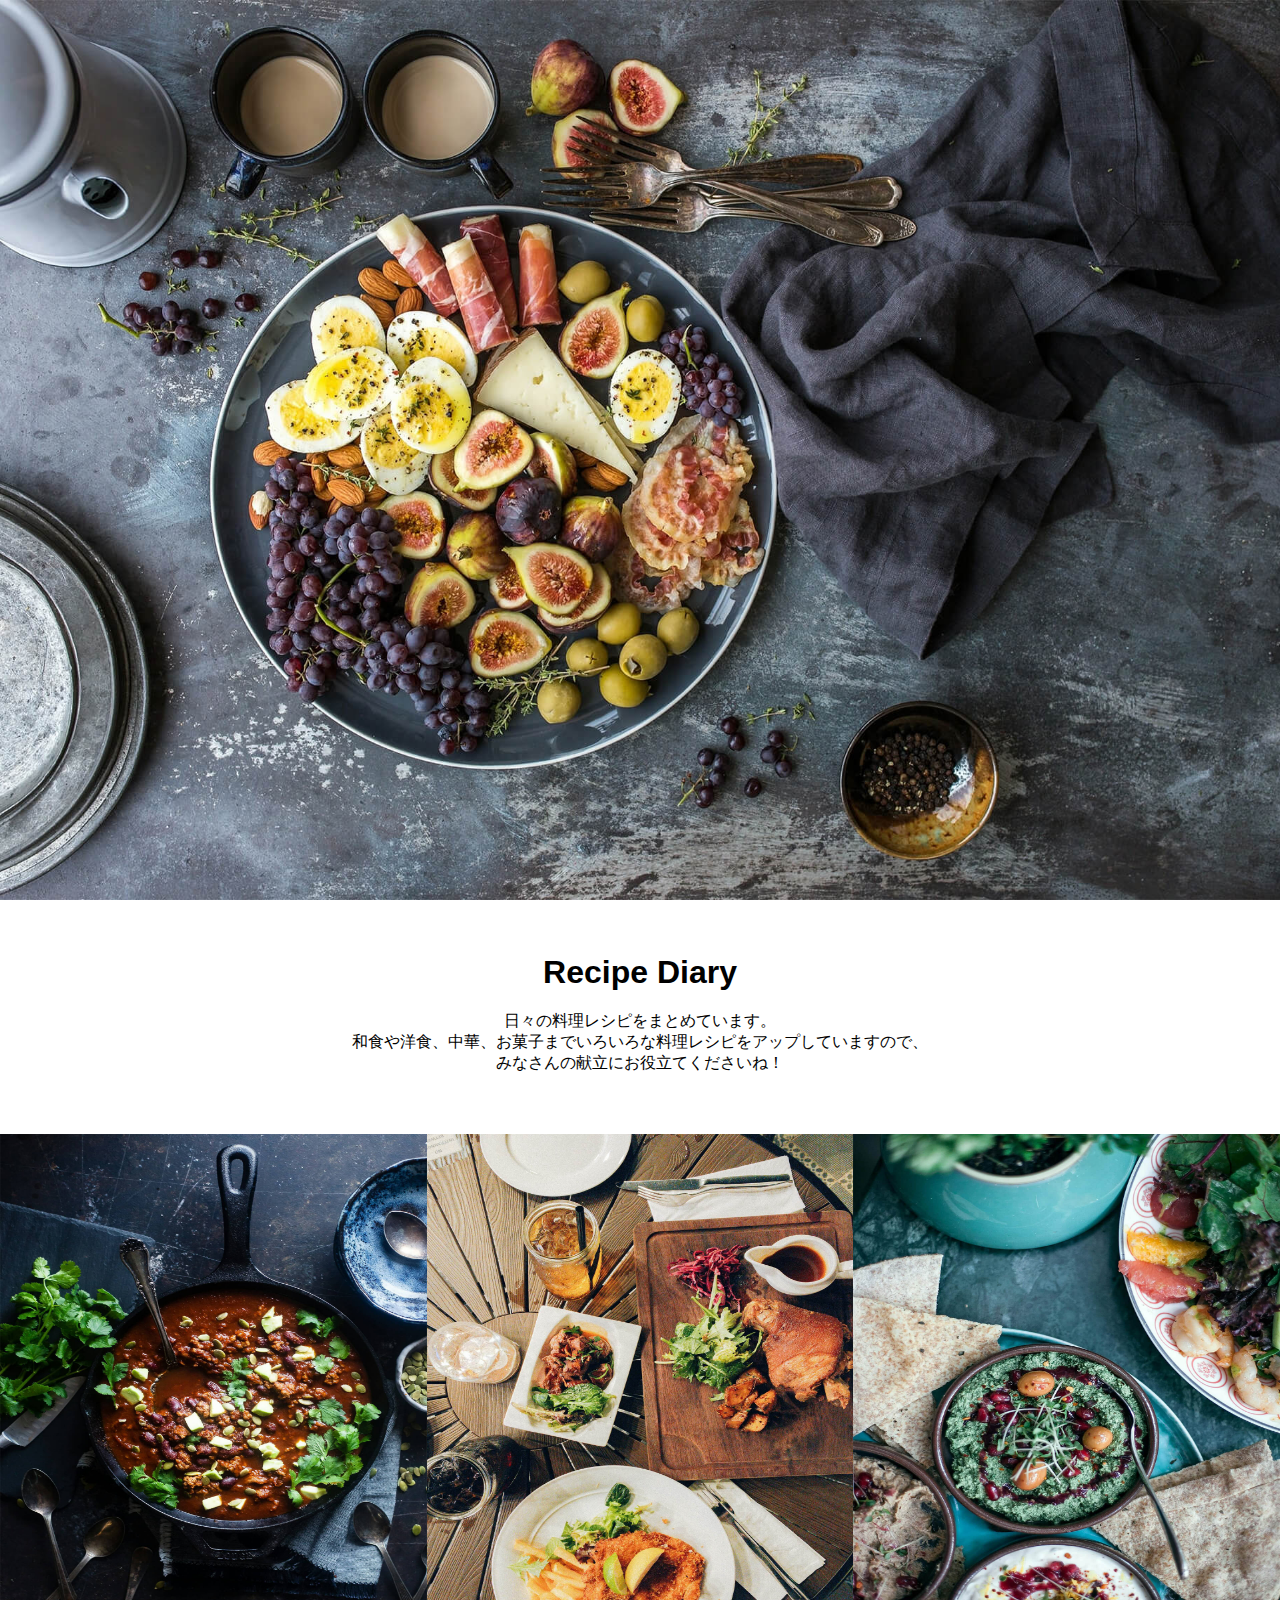
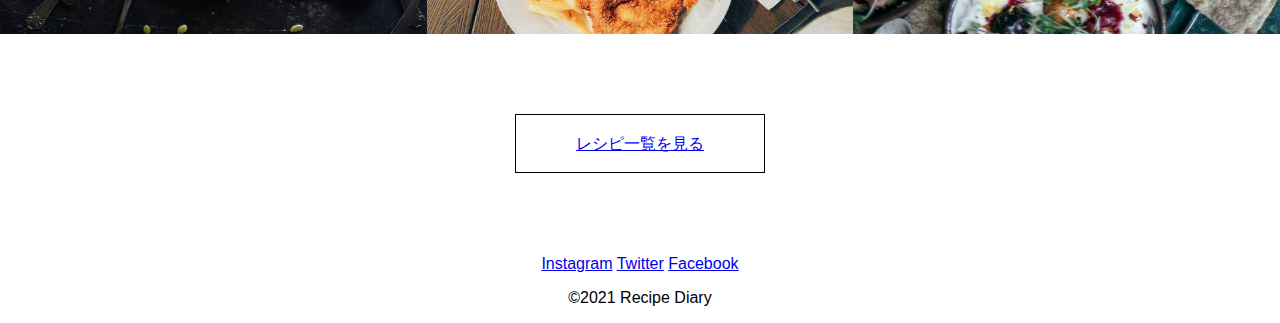
<file: recipi site/index.html>
<!DOCTYPE html>
<html lang="ja">
<head>
  <title>レシピサイト</title>
  <meta charset="UTF-8">
  <meta name="description" content="日々の料理レシピをまとめたサイトです。">
  <meta name="viewport" content="width=device-width, initial-scale=1.0">
  <link rel="stylesheet" href="style.css">
</head>
<body>
  <section id="main-visual">
    <img src="img/mainvisual.jpg" alt="おしゃれな料理の写真">
    <h1>Recipe Diary</h1>
    <p>日々の料理レシピをまとめています。<br>
      和食や洋食、中華、お菓子までいろいろな料理レシピをアップしていますので、<br>
      みなさんの献立にお役立てくださいね！</p>
  </section>
  <section id="recipe-section">
    <div id="recipe-photo">
      <img src="img/recipe1.jpg" alt="スープの写真">
      <img src="img/recipe2.jpg" alt="肉料理の写真">
      <img src="img/recipe3.jpg" alt="サラダの写真">
    </div>
    <div id="recipe-button">
      <a href="#">レシピ一覧を見る</a>
    </div>
  </section>
  <footer>
  <div id="sns">
    <div id="sns-buttons">
      <a href="#">Instagram</a>
      <a href="#">Twitter</a>
      <a href="#">Facebook</a>
    </div>
    <p>&copy;2021 Recipe Diary</p>
  </div>
  </footer>  
</body>
</html>
</file>
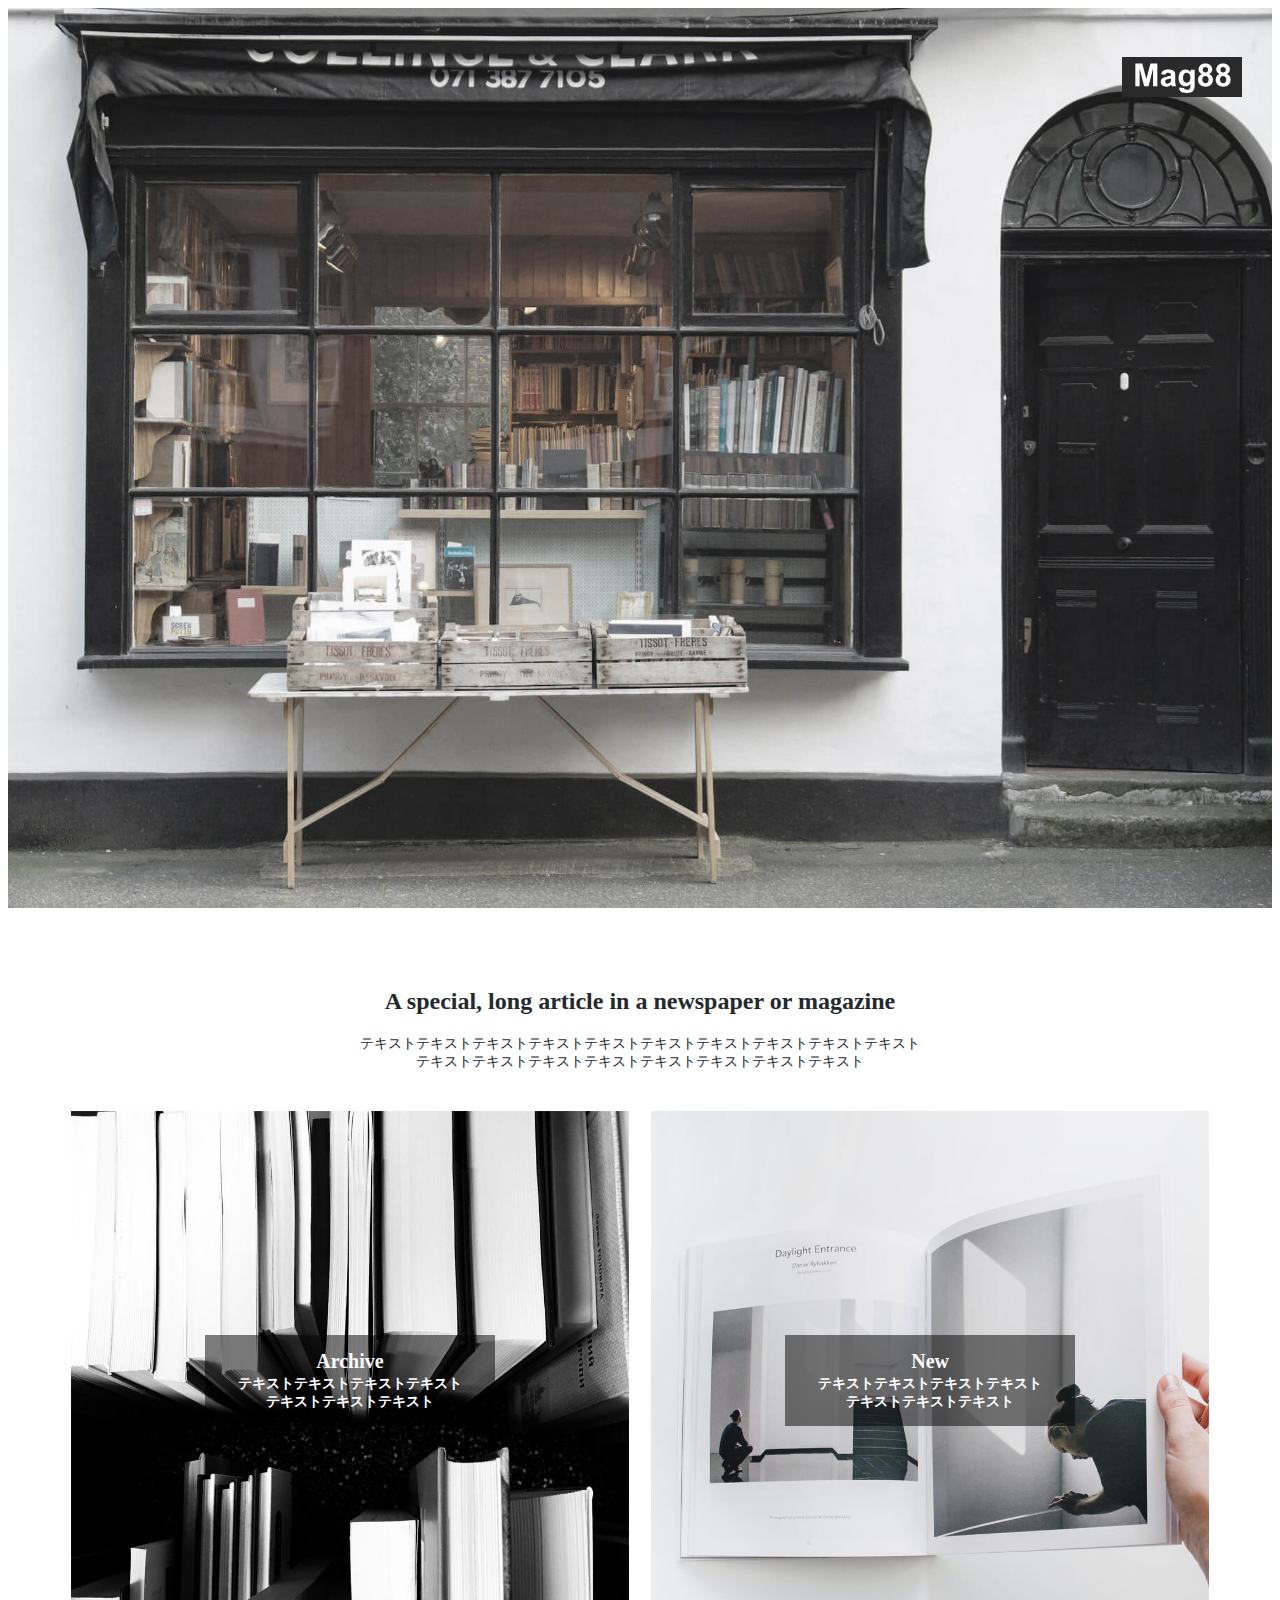
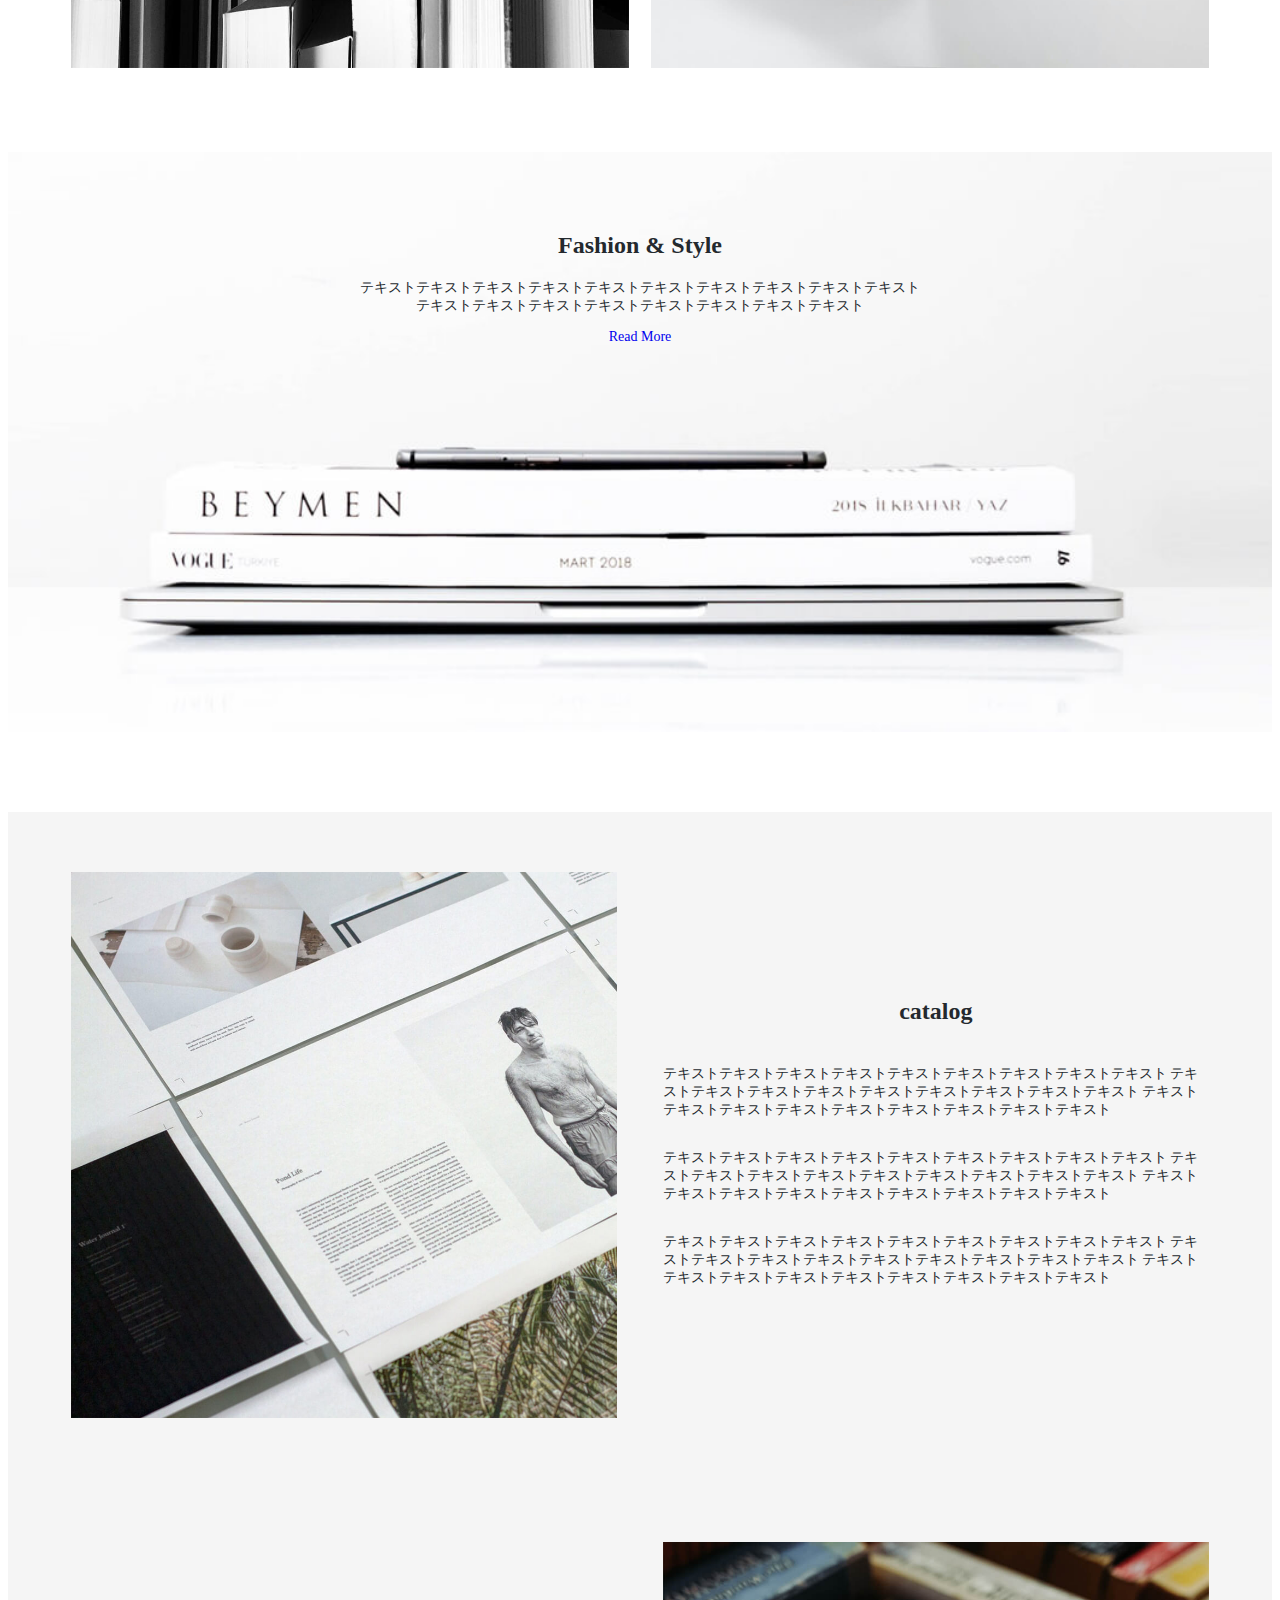
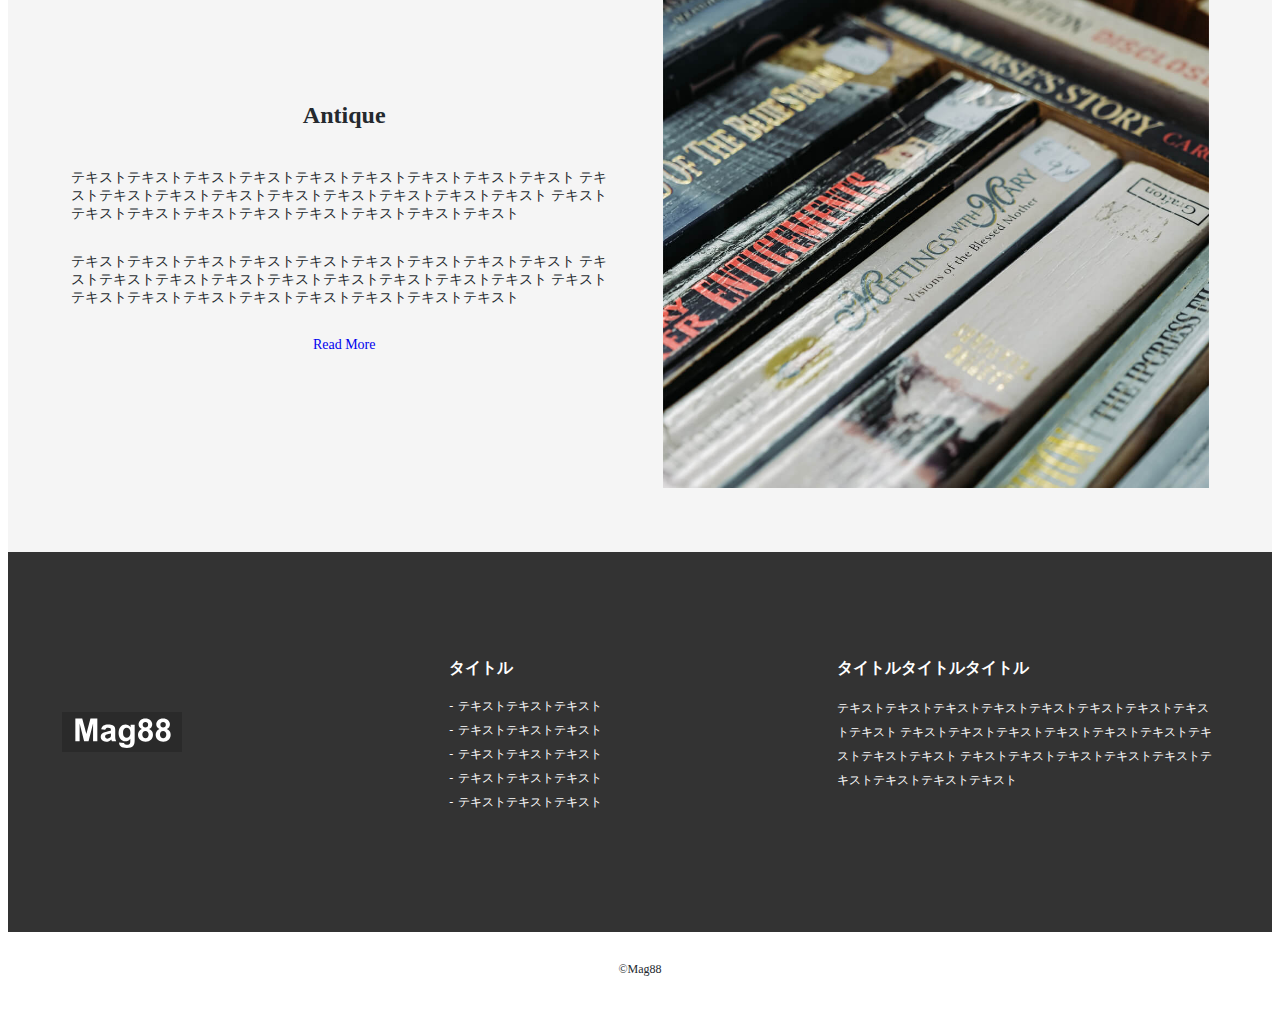
<file: Storesite/index.html>
<!DOCTYPE html>
<html lang="ja">
<head>
  <meta charset="UTF-8">
  <title>Storesite</title>
  <meta name="viewport" content="width=device-width, initial-scale=1.0">
  <meta name="description" content="オシャレな洋書を扱う本屋です。">
  <link rel="stylesheet" href="style.css">
  <link rel="icon" href="img/favicon.ico">
</head>
<body>
  <header id="header">
    <h1 id="sitelogo"><img src="img/logo.svg" alt="Mag88"></h1>
  </header>
  <main>
    <section id="newspaper" class="content">
      <h2 class="section-title">A special, long article in a newspaper or magazine</h2>
      <p>テキストテキストテキストテキストテキストテキストテキストテキストテキストテキスト<br>
        テキストテキストテキストテキストテキストテキストテキストテキスト
      </p>
      <div class="flexitem">
        <a class="item" href="#">
          <img src="img/magazine-archive.jpg" alt="雑誌の写真">
          <div class="text">
            <h3 class="subtitle">Archive</h3>
            <p>
              テキストテキストテキストテキスト<br>
              テキストテキストテキスト
            </p>
          </div>
        </a>
        <a class="item" href="#">
          <img src="img/magazine-new.jpg" alt="新聞の写真">
          <div class="text">
            <h3 class="subtitle">New</h3>
            <p>
              テキストテキストテキストテキスト<br>
              テキストテキストテキスト
            </p>
          </div>
        </a>
      </div>
    </section>
    <section id="fashion">
      <div class="content">
        <h2 class="section-title">Fashion &amp; Style</h2>
        <p>テキストテキストテキストテキストテキストテキストテキストテキストテキストテキスト<br>
          テキストテキストテキストテキストテキストテキストテキストテキスト
        </p>
        <a id="btn" href="#">Read More</a>
      </div>
    </section>
    <section class="catalog">
      <div class="content">
        <div class="photo">
          <img src="img/catalog.jpg" alt="カタログの写真です。">
        </div>
        <div class="explanation">
          <h2 class="section-title">catalog</h2>
          <p>
            テキストテキストテキストテキストテキストテキストテキストテキストテキスト
            テキストテキストテキストテキストテキストテキストテキストテキストテキスト
            テキストテキストテキストテキストテキストテキストテキストテキストテキスト
          </p>
          <p>
            テキストテキストテキストテキストテキストテキストテキストテキストテキスト
            テキストテキストテキストテキストテキストテキストテキストテキストテキスト
            テキストテキストテキストテキストテキストテキストテキストテキストテキスト
          </p>
          <p>
            テキストテキストテキストテキストテキストテキストテキストテキストテキスト
            テキストテキストテキストテキストテキストテキストテキストテキストテキスト
            テキストテキストテキストテキストテキストテキストテキストテキストテキスト
          </p>
        </div>
    </section>
    <section class="catalog">
        <div class="content">
          <div class="explanation">
            <h2 class="section-title">Antique</h2>
            <p>
              テキストテキストテキストテキストテキストテキストテキストテキストテキスト
              テキストテキストテキストテキストテキストテキストテキストテキストテキスト
              テキストテキストテキストテキストテキストテキストテキストテキストテキスト
            </p>
            <p>
              テキストテキストテキストテキストテキストテキストテキストテキストテキスト
              テキストテキストテキストテキストテキストテキストテキストテキストテキスト
              テキストテキストテキストテキストテキストテキストテキストテキストテキスト
            </p>
            <a id="btn" href="#">Read More</a>
          </div>
          <div class="photo">
            <img src="img/antique.jpg" alt="古本の写真です。">
          </div>
      </div>
    </section>
  </main>
  <footer id="footer">
    <div class="content">
      <div class="footersection">
        <a href="#"><img src="img/logo.svg" alt="Mag88"></a>
      </div>
      <div class="footersection">
        <h3 class="footertitle">タイトル</h3>
          <ul>
            <li>テキストテキストテキスト</li>
            <li>テキストテキストテキスト</li>
            <li>テキストテキストテキスト</li>
            <li>テキストテキストテキスト</li>
            <li>テキストテキストテキスト</li>
          </ul>
      </div>
      <div class="footersection">
        <h3 class="footertitle">タイトルタイトルタイトル</h3>
        <p>
          テキストテキストテキストテキストテキストテキストテキストテキストテキスト
          テキストテキストテキストテキストテキストテキストテキストテキストテキスト
          テキストテキストテキストテキストテキストテキストテキストテキストテキスト
        </p>
      </div>
    </div>
      <p id="copyright">&copy;Mag88</p>
  </footer>
</body>

</html>
</file>
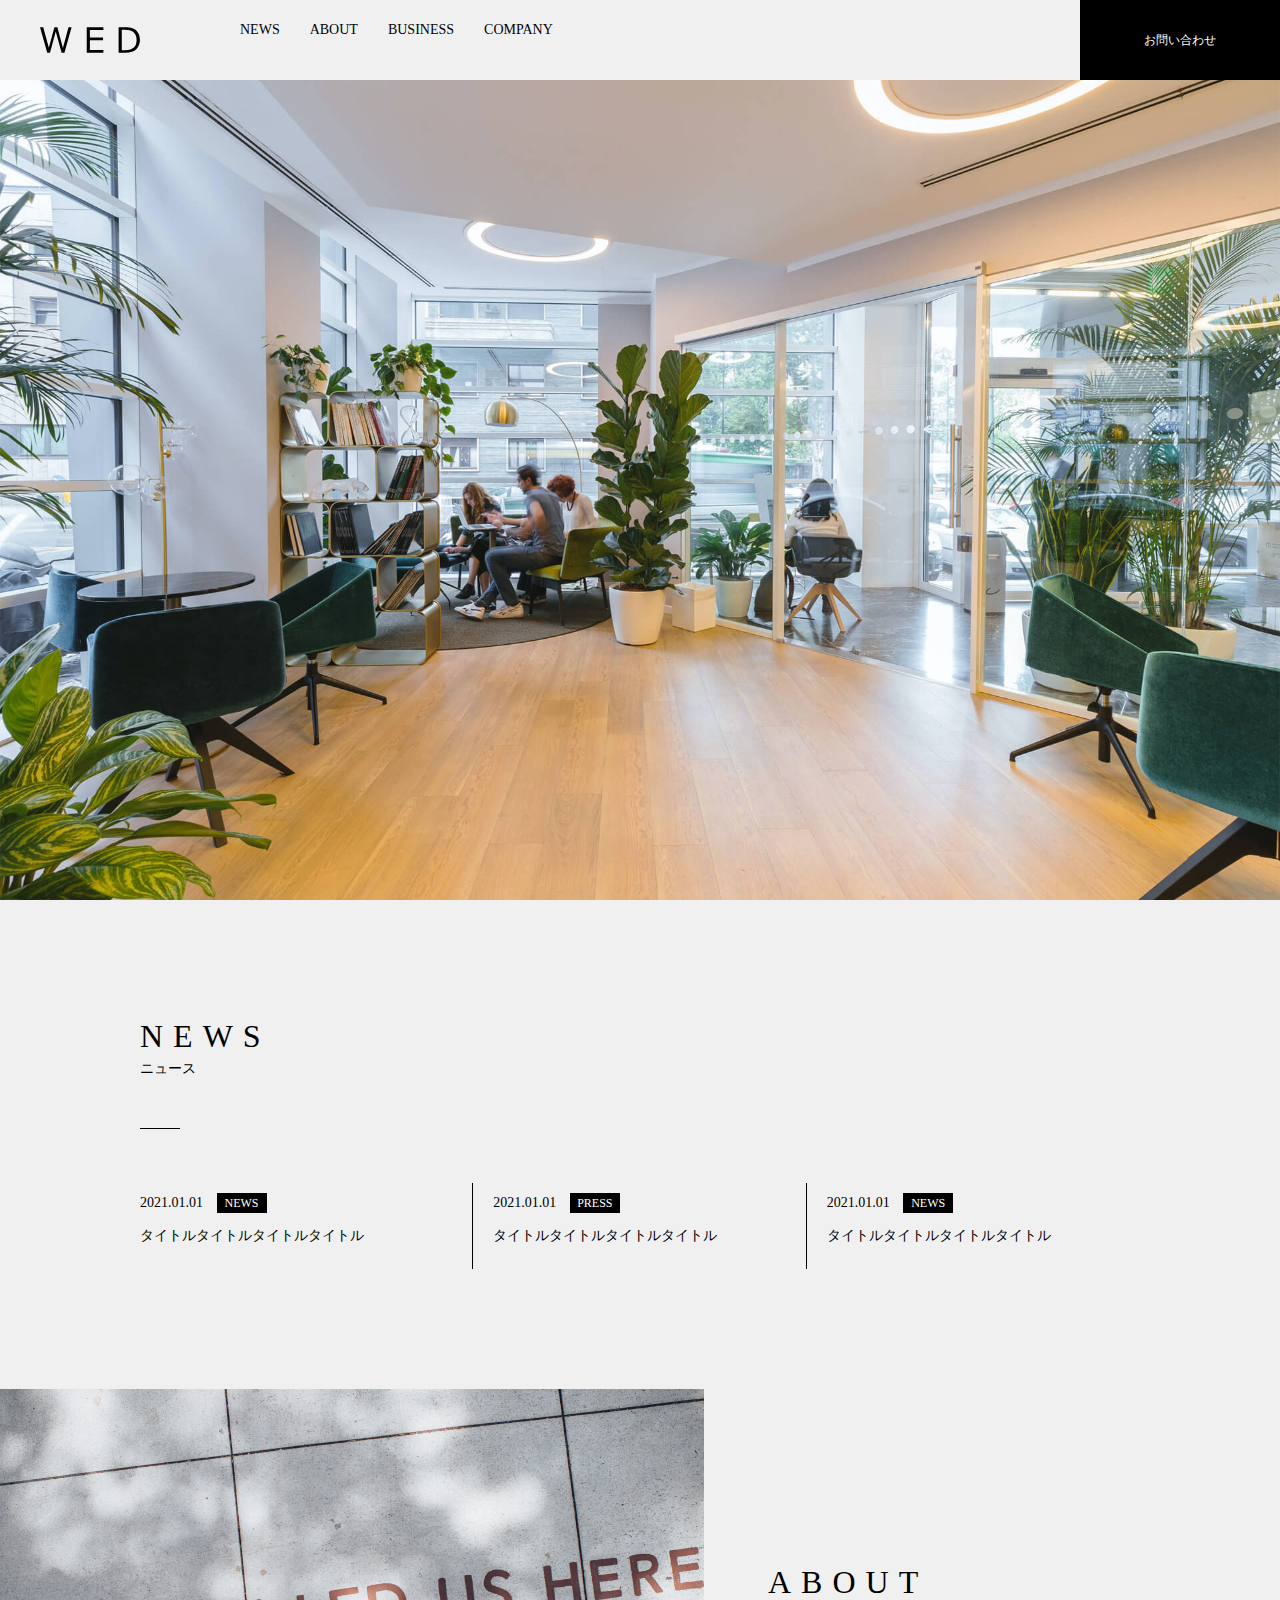
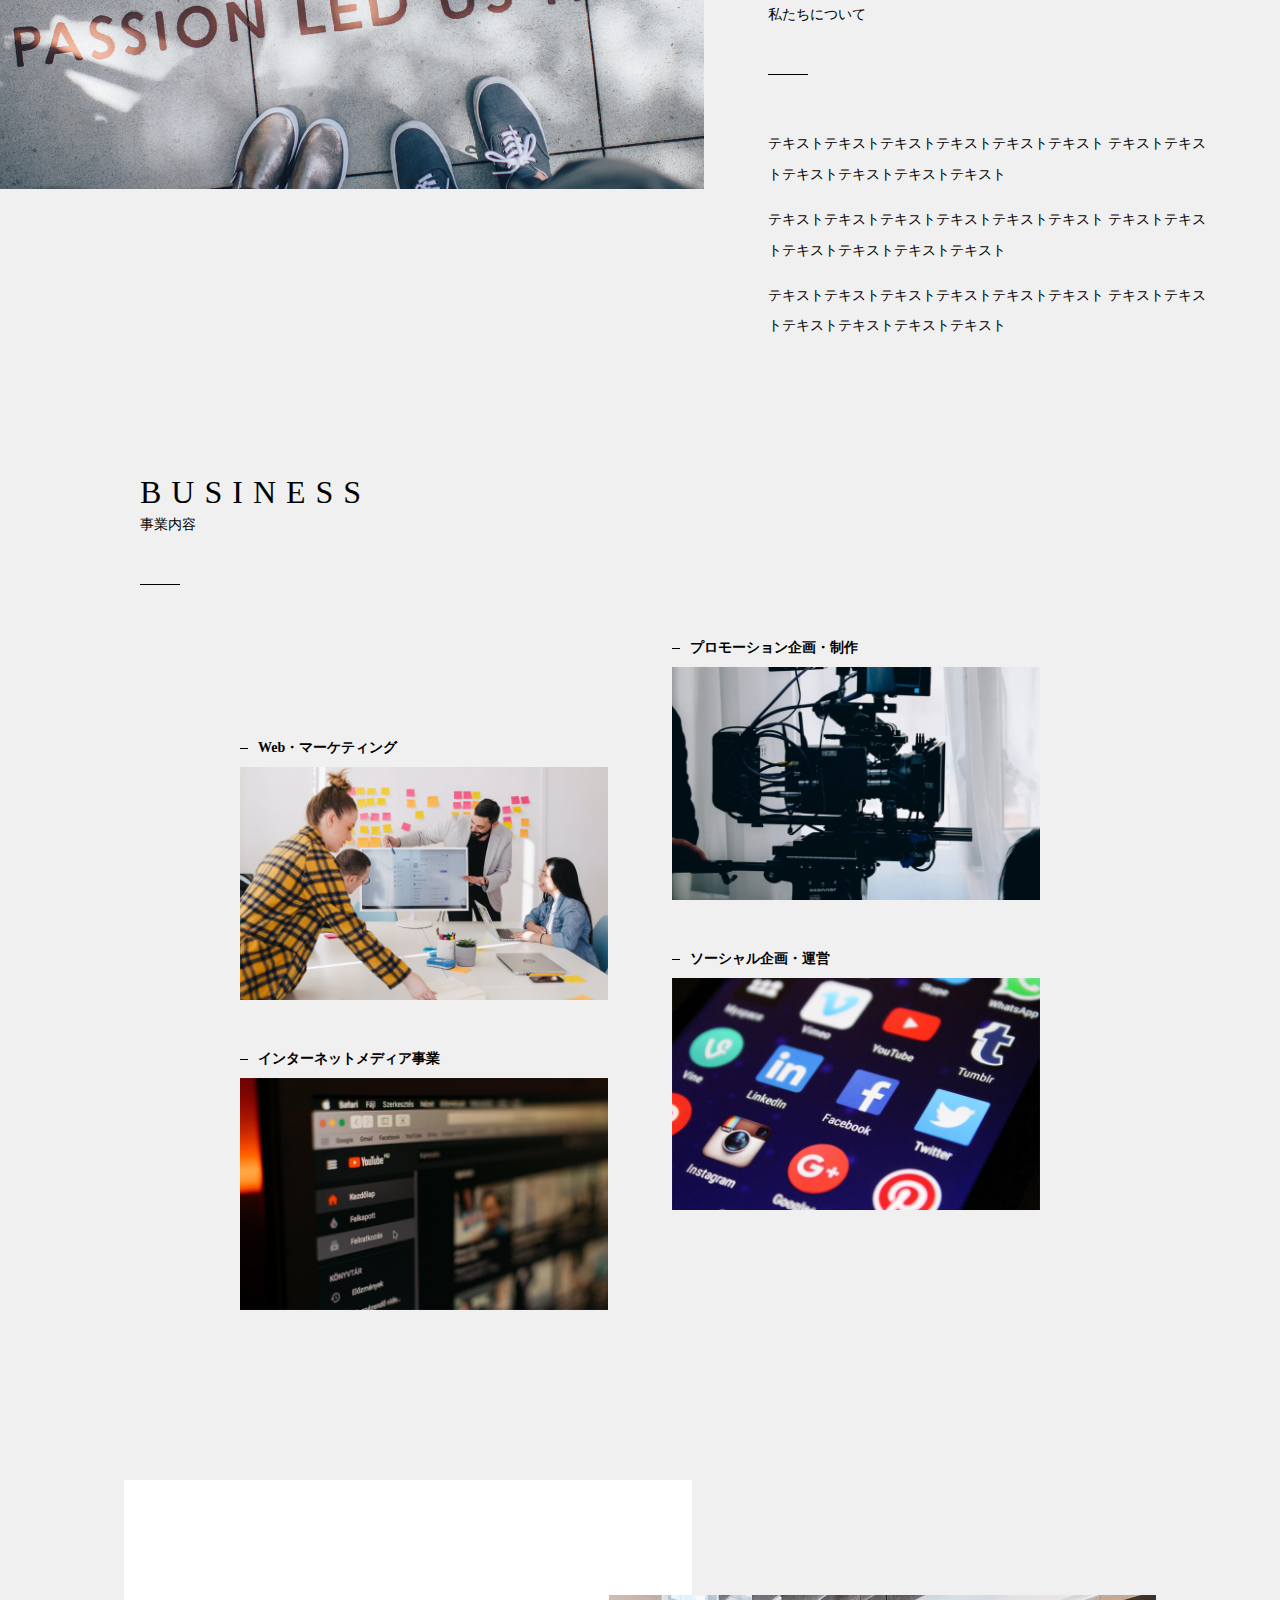
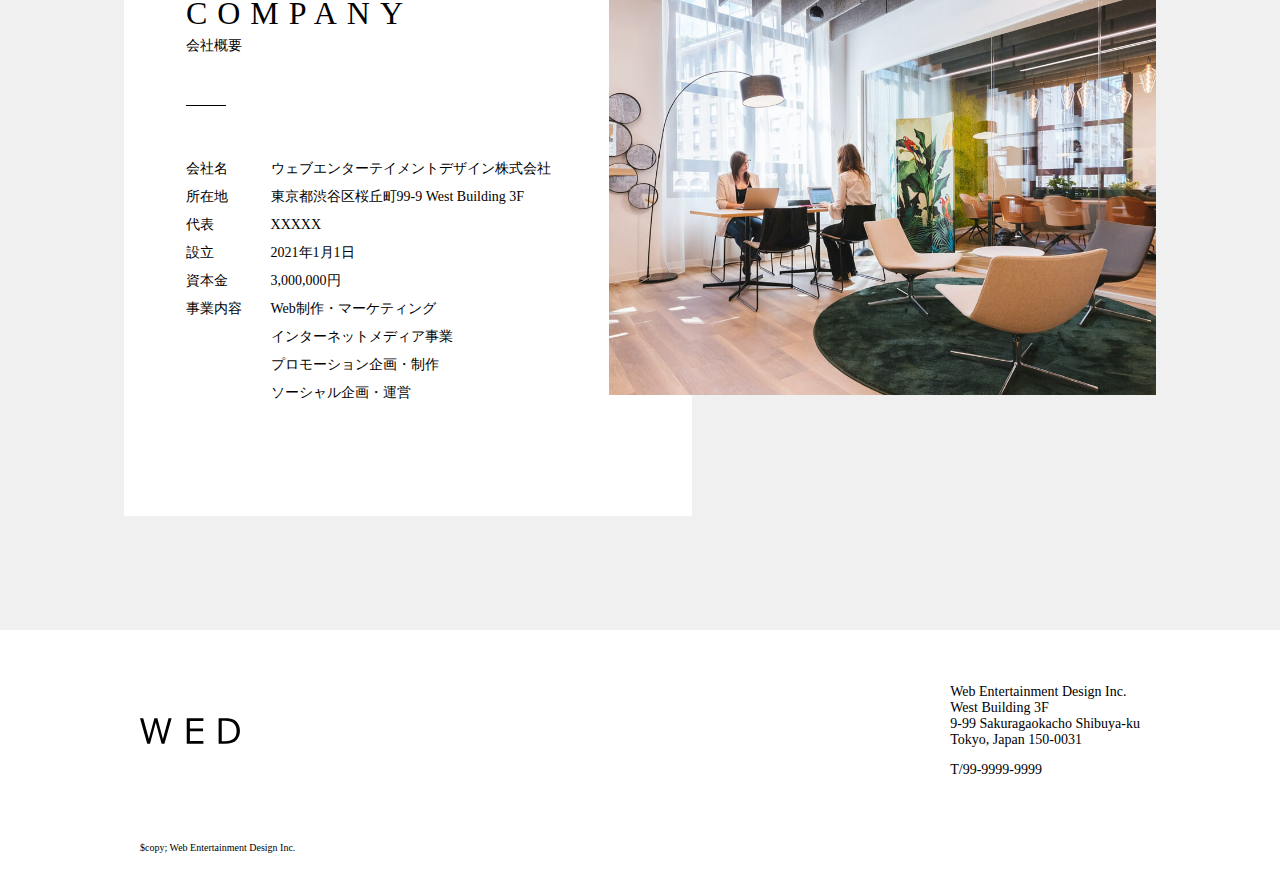
<file: Web Entertainment Design/index.html>
<!DOCTYPE html>
<html lang="ja">
<head>
  <meta charset="UTF-8">
  <title>My Entertainment Design</title>
  <meta name="viewport" content="width=device-width, initial-scale=1.0">
  <meta name="description" content="Web Entertainment Designの紹介ページです。">
  <link rel="stylesheet" href="style.css">
</head>
<body>
 <!-- ヘッダー -->
  <header id="header">
    <div class="inner wrapper">
      <h1 class="logo">
        <a href="index.html"><img src="img/logo.svg" alt="WED"></a>
      </h1>
      <nav>
        <ul>
          <li><a href="#news">NEWS</a></li>
          <li><a href="#about">ABOUT</a></li>
          <li><a href="#business">BUSINESS</a></li>
          <li><a href="#company">COMPANY</a></li>
        </ul>
      </nav>
    </div>
      <a class="contact" href="#">お問い合わせ</a>
  </header>
  <main>
    <div id="mainvisual">
      <img src="img/mainvisual.jpg" alt="車内風景の写真">
    </div>
<!-- ニュース -->
 <section id="news" class="wrapper">
  <h2 class="section-title">
    <span class="en">NEWS</span>
    <span class="jp">ニュース</span>
  </h2>
  <ul class="list">
    <li>
      <div class="news-section">
        <time datetime="2021-01-01">2021.01.01</time>
        <span>NEWS</span>
      </div>
      <p>タイトルタイトルタイトルタイトル</p>
    </li>
    <li>
      <div class="news-section">
        <time datetime="2021-01-01">2021.01.01</time>
        <span>PRESS</span>
      </div>
      <p>タイトルタイトルタイトルタイトル</p>
    </li>
    <li>
      <div class="news-section">
        <time datetime="2021-01-01">2021.01.01</time>
        <span>NEWS</span>
      </div>
      <p>タイトルタイトルタイトルタイトル</p>
    </li>
  </ul>
 </section>
 <!-- アバウト -->
  <section id="about">
    <div class="photo">
      <img src="img/about.jpg" alt="私たちについて">
    </div>
    <div class="text">
      <h2 class="section-title">
        <span class="en">ABOUT</span>
        <span class="jp">私たちについて</span>
      </h2>
      <p>
        テキストテキストテキストテキストテキストテキスト
        テキストテキストテキストテキストテキストテキスト
      </p>
      <p>
        テキストテキストテキストテキストテキストテキスト
        テキストテキストテキストテキストテキストテキスト
      </p>
      <p>
        テキストテキストテキストテキストテキストテキスト
        テキストテキストテキストテキストテキストテキスト
      </p>
    </div>
  </section>
  <!-- ビジネス -->
   <section id="business" class="wrapper">
    <h2 class="section-title">
      <span class="en">BUSINESS</span>
      <span class="jp">事業内容</span>
    </h2>
    <div class="department">
      <div class="left-section">
        <div class="item">
          <p class="department-title">Web・マーケティング</p>
          <img src="img/business1.jpg" alt="Web制作現場の様子の写真">
        </div>
        <div class="item">
          <p class="department-title">インターネットメディア事業</p>
          <img src="img/business2.jpg" alt="Web動画作成風景の写真">
        </div>
      </div>
      <div class="right-section">
        <div class="item">
          <p class="department-title">プロモーション企画・制作</p>
          <img src="img/business3.jpg" alt="プロモーション制作風景の写真">
        </div>
        <div class="item">
          <p class="department-title">ソーシャル企画・運営</p>
          <img src="img/business4.jpg" alt="SNSの写真">
        </div>
      </div>
    </div>
   </section>
   <section id="company" class="wrapper">
    <div class="information">
      <h2 class="section-title">
        <span class="en">COMPANY</span>
        <span class="jp">会社概要</span>
      </h2>
      <dl class="information-detail">
        <dt>会社名</dt>
        <dd>ウェブエンターテイメントデザイン株式会社</dd>
        <dt>所在地</dt>
        <dd>東京都渋谷区桜丘町99-9 West Building 3F</dd>
        <dt>代表</dt>
        <dd>XXXXX</dd>
        <dt>設立</dt>
        <dd>2021年1月1日</dd>
        <dt>資本金</dt>
        <dd>3,000,000円</dd>
        <dt>事業内容</dt>
        <dd>Web制作・マーケティング</dd>
        <dd class="add">インターネットメディア事業</dd>
        <dd class="add">プロモーション企画・制作</dd>
        <dd class="add">ソーシャル企画・運営</dd>
      </dl>
    </div>
    <div class="photograph">
      <img src="img/company.jpg" alt="車内風景の写真">
    </div>
   </section>
  </main>
   <footer id="footer">
    <div class="wrapper">
      <div class="footer-section">
        <div class="logo">
          <img src="img/logo.svg" alt="Web Entertainment Design">
        </div>
        <div class="english-information">
          <p>
            Web Entertainment Design Inc.<br>
            West Building 3F<br>
            9-99 Sakuragaokacho Shibuya-ku<br>
            Tokyo, Japan 150-0031
          </p>
          <p>T/99-9999-9999</p>
        </div>
      </div>
      <p class="copyright">$copy; Web Entertainment Design Inc.</p>
    </div>
   </footer>
</body>
</html>
</file>
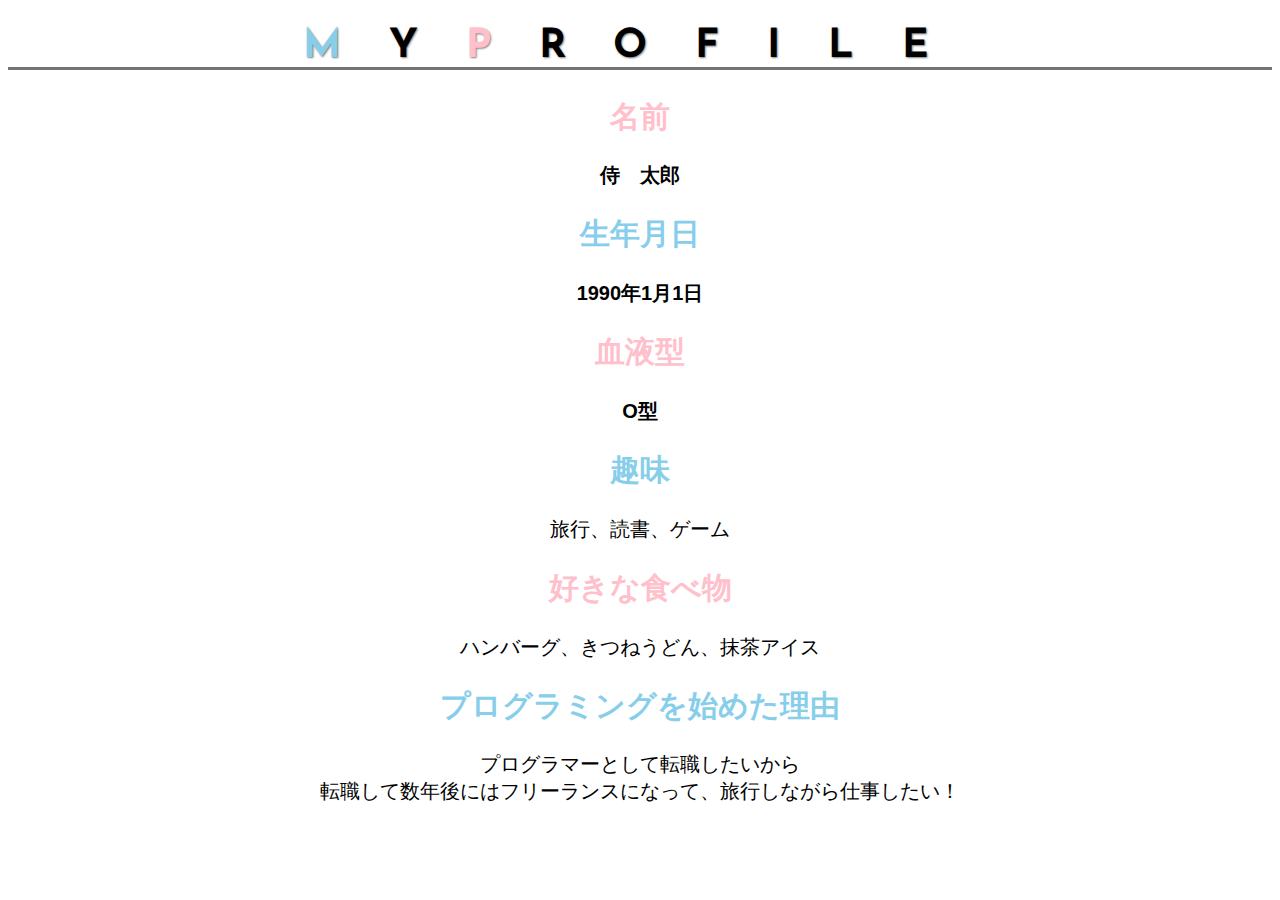
<file: kadai_015/kadai_015.html>
<!DOCTYPE html>
<html lang="ja">
<head>
  <title>15章課題</title>
  <meta charset="UTF-8">
  <meta name="description" content="このページは15章の課題です。">
  <link rel="stylesheet" href="style.css">
  <link rel="preconnect" href="https://fonts.googleapis.com">
  <link rel="preconnect" href="https://fonts.gstatic.com" crossorigin>
  <link href="https://fonts.googleapis.com/css2?family=Josefin+Sans&display=swap" rel="stylesheet">
</head>
<body>
  <h1 class="google-fonts"><span class="blue">M</span>Y<span class="pink">P</span>ROFILE</h1>
  <div id="basic">
    <h2 class="pink">名前</h2>
    <p class="basic">侍　太郎</p>
    <h2 class="blue">生年月日</h2>
    <p class="basic">1990年1月1日</p>
    <h2 class="pink">血液型</h2>
    <p class="basic">O型</p>
  </div>   
    <h2 class="blue">趣味</h2>
    <p>旅行、読書、ゲーム</p>
    <h2 class="pink">好きな食べ物</h2>
    <p>ハンバーグ、きつねうどん、抹茶アイス</p>
    <h2 class="blue">プログラミングを始めた理由</h2>
    <p>プログラマーとして転職したいから<br>転職して数年後にはフリーランスになって、旅行しながら仕事したい！</p>   
</body>
</html>
</file>
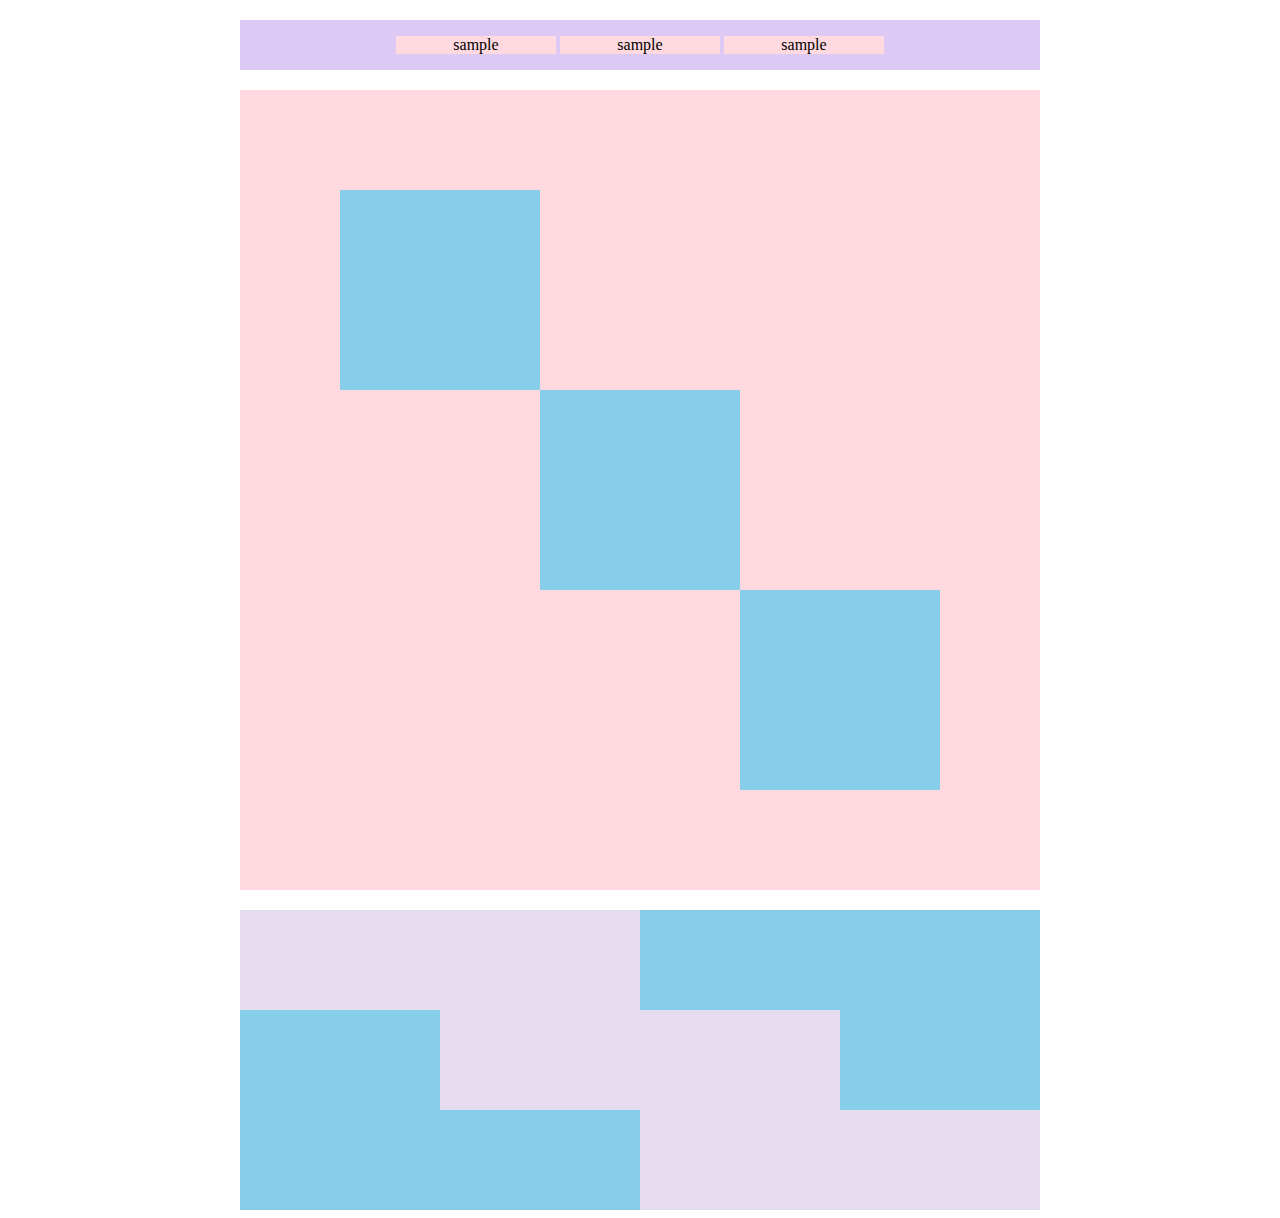
<file: kadai_018/kadai_018.html>
<!DOCTYPE html>
<html>
<head>
  <meta charset="UTF-8">
  <link rel="stylesheet" href="style.css">
  <meta name="description" content="このページは18章の課題です。">
  <title>18章課題</title>
  
</head>
<body>
  <div id="top">
    <p class="top-child">sample</p>
    <p class="top-child">sample</p>
    <p class="top-child">sample</p>
  </div>
  <div id="middle">
    <div id="middle-child01"></div>
    <div id="middle-child02"></div>
    <div id="middle-child03"></div>
  </div>
  <div id="bottom">
    <div id="bottom-child01"></div>
    <div id="bottom-child02"></div>
    <div id="bottom-child03"></div>
  </div>
</body>
</html>
</file>
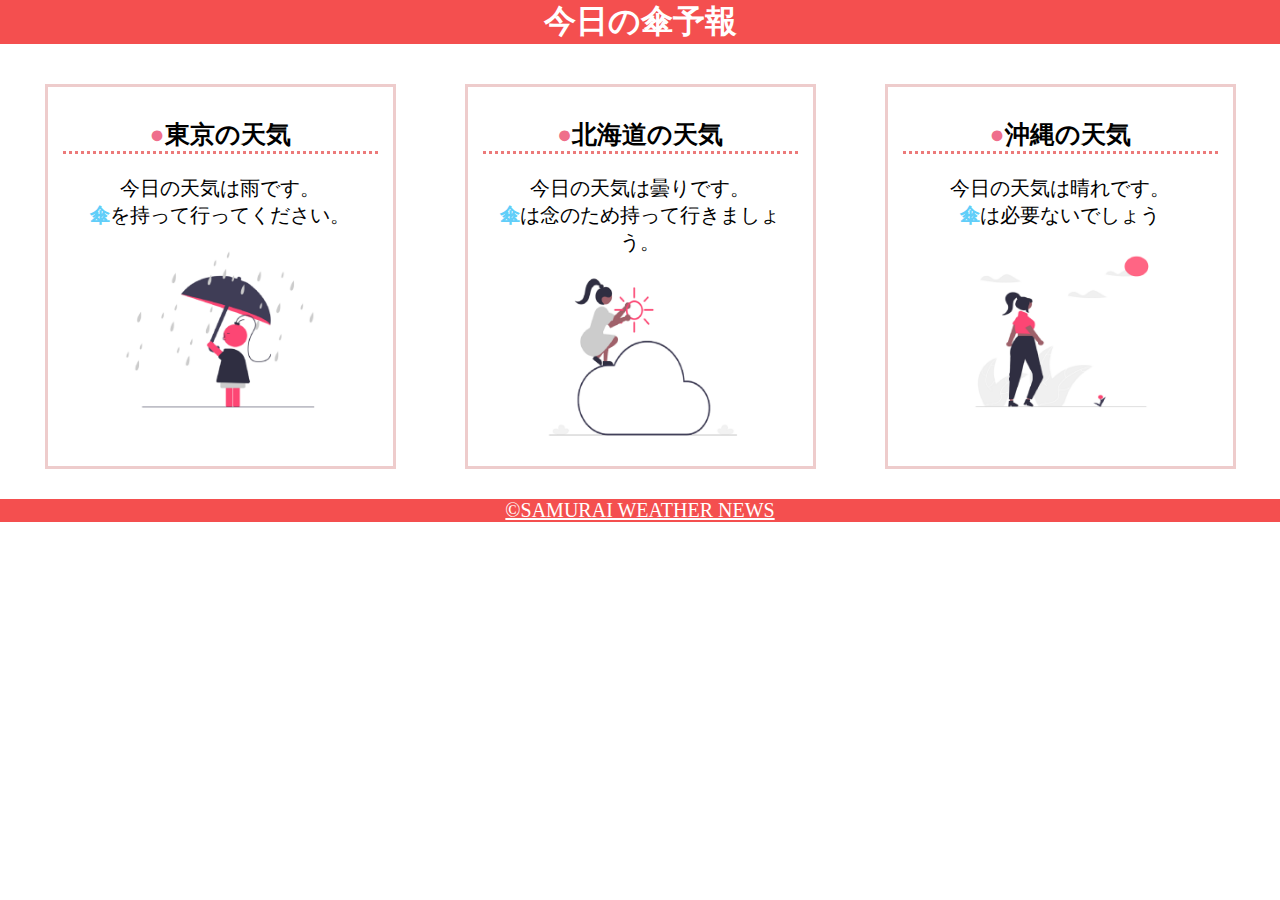
<file: kadai_022/kadai_022.html>
<!DOCTYPE html>
<html>
    <head>
        <meta charset="UTF-8">
        <meta name="viewport" content="width=device-width, initial-scale=1.0">
        <link rel="stylesheet" href="style.css">
        <meta name="description" content="このページは22章の課題です。">
        <title>22章課題</title>
    </head>
    <body>
       
        <header>
            <h1>今日の傘予報</h1>
        </header>  
 
        <main>

            <div id="parent">
                <div class="contents">
                    <h2>東京の天気</h2>
                    <p>今日の天気は雨です。</p>
                    <p>傘を持って行ってください。</p>
                    <img src="images/rainy.png" alt="雨">
                </div>
 
                <div class="contents">
                    <h2>北海道の天気</h2>
                    <p>今日の天気は曇りです。</p>
                    <p>傘は念のため持って行きましょう。</p>
                    <img src="images/cloudy.png" alt="曇り">
                </div>
 
                <div class="contents">
                    <h2>沖縄の天気</h2>
                    <p>今日の天気は晴れです。</p>
                    <p>傘は必要ないでしょう</p>
                    <img src="images/sunny.png" alt="晴れ">
                </div>

            </div>    
 
        </main>
 
        <footer>
            <a href="https://www.sejuku.net/corp/">&copy;SAMURAI WEATHER NEWS</a>
         </footer>
 
    </body>
</html>
</file>
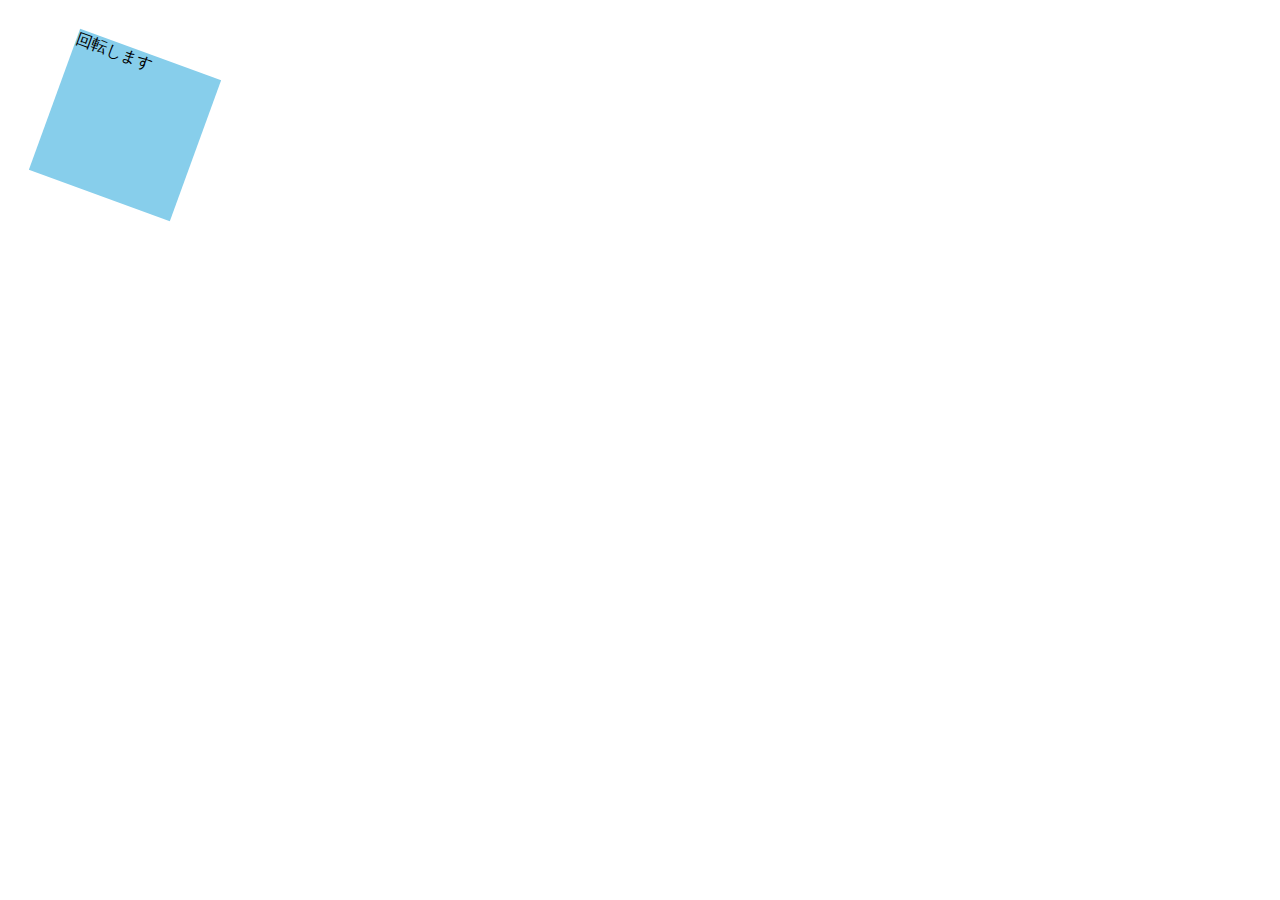
<file: kadai_mdn_css/mdn.html>
<!DOCTYPE html>
<html>

<head>
    <style>
        div {
            position: absolute;
            left: 50px;
            top: 50px;
            width: 150px;
            height: 150px;
            background-color: skyblue;
            transform: rotate(20deg);
        }
    </style>
</head>

<body>
    <div>
        回転します
    </div>

</body>

</html>
</file>
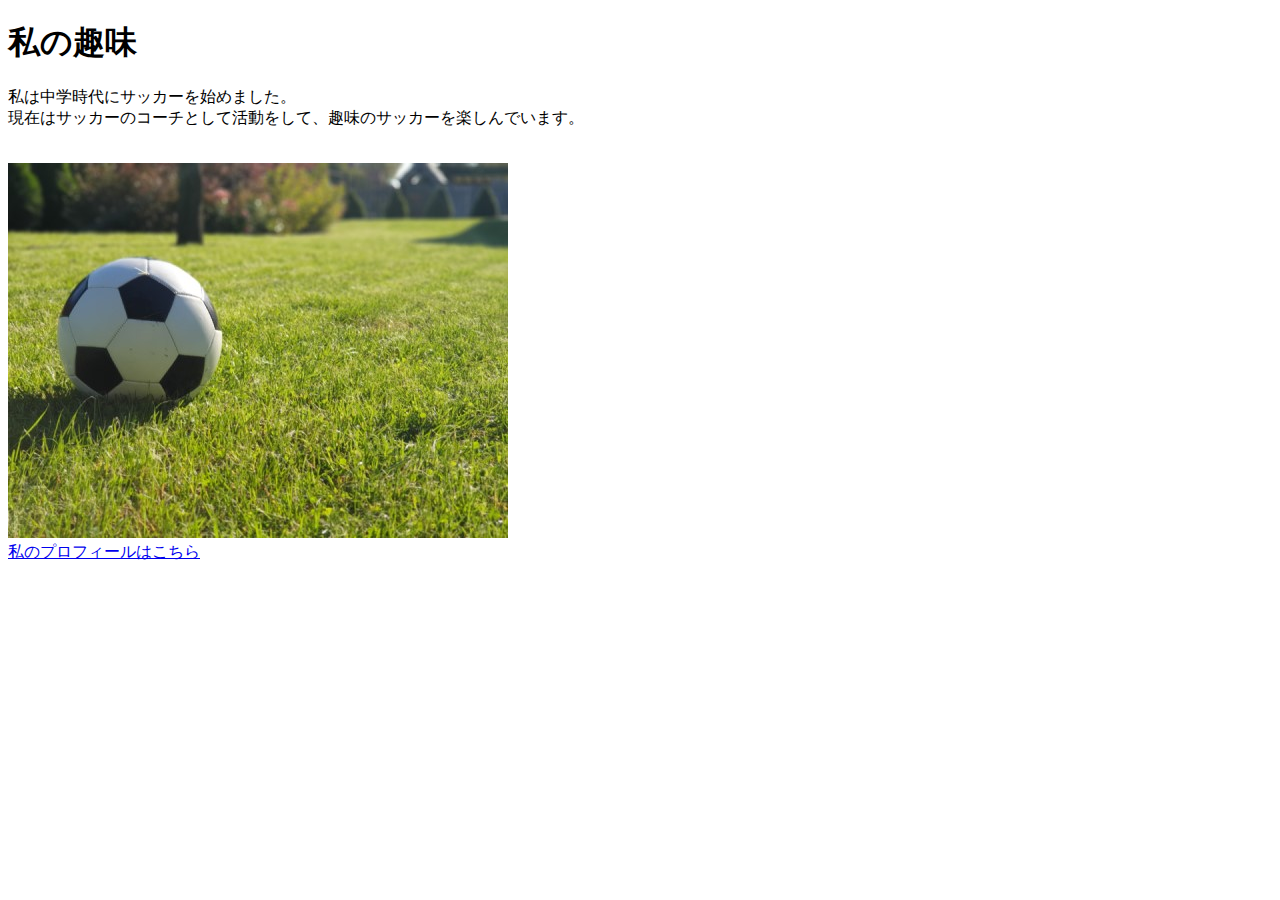
<file: kadai_005/html/kadai_005.html>
<!DOCTYPE html>
<html>
<head>
  <title>5章課題</title>
  <meta name="description" content="このページは5章の課題です。">
  <meta charset="UTF-8">
</head>
<body>
  <h1>私の趣味</h1>
  <p>私は中学時代にサッカーを始めました。<br>
    現在はサッカーのコーチとして活動をして、趣味のサッカーを楽しんでいます。
  </p>
  <br>
  <img src="../images/sample.jpg" alt="サッカーボールの写真"><br>
  <a href="https://x.com/samuraijuku">私のプロフィールはこちら</a>
</body>
</html>
</file>
<file: recipi site/style.css>
/* PC、スマホ共通スタイル */
* {
  box-sizing: border-box;
  width: 100%;
}

body {
  margin: 0 auto;
  width: 100%;
  font-family: "Helvetica Neue", Arial, "Hiragino Sans", Meiryo, sans-serif;
}

/* メインビジュアル */
#main-visual > img {
  width: 100%;
  height: 100vh;
  margin:0 auto 40px auto;
  object-fit: cover;
}
#main-visual > h1 {
  font-size: 32px;
  font-weight: bold;
  text-align: center;
  margin: 10px auto 20px auto;
}
#main-visual > p {
  text-align: center;
  font-size: 16px;
  margin: 0 auto 60px auto;
}

/* レシピセクション */
#recipe-photo {
  display: flex;
  justify-content: space-around;
  width: 100%;
  height: 500px;
}
#recipe-photo > img {
  width: 100%;
}
#recipe-section >div {
  margin: 60px auto 100px auto;
  text-align: center;
}

#recipe-section > div > a {
  border: 1px solid black;
  padding: 20px 60px;
}

/* フッター */
footer {
  text-align: center;
  padding: 0 20px;
}

#sns > a {
  text-decoration: none;
}
/* =======================
スマートフォン用のスタイル
==========================*/
@media screen and (max-width: 834px) {
  #recipe-photo {
   flex-direction: column;
   margin-top: 0;
   height: auto;
  }

  #main-visual > p {
    text-align: center;
    font-size: 18px;
    margin: 0 auto 60px auto;
    padding: 20px;
  }
}
</file>
<file: Storesite/style.css>
html {
  font-size: 100%;
}
body {
  font-family: Arial、Hiragino Sans、Hiragino Kaku Gothic ProN、Meiryo、sans-serif;
  font-size: 0.875rem;
  color: #24292E;
}
a {
  text-decoration: none;
}
a:hover {
  opacity: 0.7;
}
img {
  max-width: 100%;
}
.content {
  max-width: 1200px;
  padding: 0 5%;
  margin: 0 auto;
}
.section-title {
  font-size: 1.5rem;
}
.btn {
  border: 1px solid #24292E;
  font-size: 0.75rem;
  display: inline-block;
  padding: 15px 37px;
  margin-top: 20px;
}
li {
  list-style: none;
}
/* ヘッダー */
#header {
  background-image: url(img/mainvisual.jpg);
  height: 100vh;
  background-size: cover;
  background-repeat: no-repeat;
  background-position: center top;
  position: relative;
  margin-bottom: 80px;
}
#sitelogo {
  position: absolute;
  top: 30px;
  right: 30px;
}
/* newspaper */
#newspaper {
  text-align: center;
  margin-bottom: 80px;
}
#newspaper .flexitem {
  display: flex;
  justify-content: space-between;
  margin-top: 40px;
}
#newspaper .flexitem .item {
  width: 49%;
  position: relative;
}
#newspaper .flexitem .item .text {
  position: absolute;
  top: 40%;
  left: 0;
  right: 0;
  margin: 0 auto;
  padding: 15px 0;
  max-width: 290px;
  background-color: rgba(0, 0, 0, 0.5);
  color: #ffffff;
  font-weight: bold;
}
#newspaper .flexitem .item .text .subtitle {
  margin-top: 0;
  margin-bottom: 2px;
  font-size: 1.25rem;
}
#newspaper .flexitem .item .text p {
  margin: 0;
}
/* Fashion */
#fashion {
  text-align: center;
  background-image: url(img/fashion.jpg);
  background-size: cover;
  background-position: center top;
  background-repeat: no-repeat;
  padding-top: 60px;
  margin-bottom: 80px;
  height: 520px;
}
/* Catalog & Antique */
.catalog {
  background-color: #F5F5F5;
  padding: 60px 0;
}
.catalog .content {
  display: flex;
  justify-content: space-between;
  align-items: center;
}
.catalog .photo {
  width: 48%;
  text-align: center;
}
.catalog .photo img {
  width: 100%;
}
.catalog .explanation {
  width: 48%;
  text-align: center;
}
.catalog .explanation .section-title {
  margin-bottom: 40px;
}
.catalog .explanation p {
  text-align: left;
  margin-bottom: 30px;
}
/* footer */
#footer {
  background-color: #333333;
  font-size: 0.75rem;
}
#footer .content {
  display: flex;
  justify-content: space-between;
  color: #ffffff;
  padding: 100px 54px;
}
#footer .footersection {
  width: 33%;
  line-height: 2;
}
#footer .footersection img {
  padding: 60px 0;
}
#footer .footersection .footertitle {
  font-size: 1rem;
  font-weight: bold;
  margin-top: 0;
  margin-bottom: 10px;
}
#footer .footersection li::before {
  content: "-";
  margin-right: 5px;
}
#footer .footersection ul {
  padding: 0;
  margin: 0;
}

#footer #copyright {
text-align: center;
background-color: #fff;
padding: 30px 0;
}

/* スマホ */
@media screen and (max-width: 896px) {
  /* newspaper */
  #newspaper .flexitem {
    flex-direction: column;
  }
  #newspaper .flexitem .item {
    width: 100%;
  }
  #newspaper .flexitem .item:first-child {
    margin-bottom: 30px;
  }  
  #fashion {
    padding-top: 35px;
    margin-bottom: 50px;
    height: 540px;
  }
.catalog {
  padding-top: 30px;
}
.catalog .content {
  flex-direction: column;
}
.catalog .content .photo{
  width: 100%;
}
.catalog .content .explanation{
  width: 100%;
}
.catalog .content .photo:first-child {
  margin-bottom:60px;
}
.catalog .content #btn {
  margin-bottom:30px;
}
/* フッター */
#footer .content {
  flex-direction: column;
  padding: 30px 20px;
}
#footer .footersection {
  width: 100%;
  margin-bottom: 30px;

}
#footer .footersection:first-child {
  text-align: center;
  padding: 0;
}
}
</file>
<file: Web Entertainment Design/style.css>
* {
  box-sizing: border-box;
}
html {
  font-size: 100%;
}
body {
  background-color: #F0F0F0;
  color: #000000;
  font-size: 0.875rem;
  font-family: Meiryo, Regular;
  margin: 0;
}
a {
  text-decoration: none;
  color: #000000;
  font-size: 0.875rem;
}
img {
  max-width: 100%;
  vertical-align: bottom;
}
li {
  list-style: none;
}
.logo {
  width: 100px;
  line-height: 1px;
  margin-right: 60px;
}
.logo a {
  display: block;
}
.section-title {
  font-weight: normal;
  line-height: 1;
  margin-bottom: 50px;
}
.section-title .en {
  font-size: 2rem;
  letter-spacing: 0.625rem;
  margin-bottom: 10px;
  display: block;
}
.section-title .jp {
  font-size: 0.875rem;
  margin-bottom: 36px;
  display: block;
}
.section-title::after {
  content: "";
  width: 40px;
  height: 1px;
  display: inline-block;
  background-color: #000000;
}
.wrapper {
  width: 100%;
  max-width: 1032px;
  padding: 0 16px;
  margin: 0 auto;
}
/* ヘッダー */
#header {
  display: flex;
  justify-content: space-between;
  align-items: center;
  height: 80px;
}
#header .inner {
  display: flex;
  text-align: center;
}
#header .inner ul {
  display: flex;
  text-align: center;
}
#header .inner li {
  margin-right: 30px;
}
#header .contact  {
  display: inline-block;
  width: 200px;
  height: 80px;
  background-color: #000000;
  color: #ffffFf;
  text-align: center;
  font-size: 0.75rem;
  line-height: 80px;
}
#header .contact:hover {
  background-color: #333;
}
/* メインビジュアル  */
#mainvisual {
  margin-bottom: 120px;
}
#mainvisual img {
  width: 100%;
  height: calc(100vh - 80px);
  object-fit: cover;
}
/* ニュース */
#news {
  margin-bottom: 120px;
}
#news .list {
  display: flex;
  justify-content: space-between;
  padding-left: 0;
}
#news .list li {
  width: calc(100%/3);
  border-right: solid 1px #000000;
  padding: 10px 20px;
}
#news .list li:first-child {
  padding-left: 0;
}
#news .list li:last-child {
  padding-right: 0;
  border-right: none;
}
#news .list .news-section span {
  width: 50px;
  height: 20px;
  line-height: 20px;
  background-color: #000000;
  color: #ffffFf;
  font-size: 0.75rem;
  text-align: center;
  display: inline-block;
  margin-left: 10px;
}
/* アバウト */
#about {
  display: flex;
  margin-bottom: 120px;
}
#about .photo {
  width: 55%;
}
#about .photo img {
  width: 100%;
  height: 400px;
  object-fit: cover;
}
#about .text {
  width: 45%;
  padding: 160px 5% 0 5%;
}
#about .text p {
  line-height: 2.2;
}
/* ビジネス */
#business {
  margin-bottom: 120px;
}
#business .department {
  display: flex;
  justify-content: space-between;
  padding: 0 10%;
  }
#business .department .left-section {
  width: 46%;
  margin-top: 100px;
}
#business .department .right-section {
  width: 46%;
}
#business .department .item {
  margin-bottom: 50px;
}
#business .department .department-title {
  font-weight: bold;
  margin: 0 0 10px 18px;
  position: relative;
}
#business .department .department-title::before {
  content: "";
  width: 8px;
  height: 1px;
  background-color: #000000;
  position: absolute;
  top: 50%;
  left: -18px;
}
/* カンパニー */
#company {
  height: 750px;
  display: flex;
  align-items: center;
  position: relative;
}
#company .information {
  width: 55%;
  background-color: #ffffFf;
  padding: 100px 8% 100px 6%;
  position: absolute;
  top: 0;
  left: 0;
}
#company .photograph {
  width: 53%;
  position: absolute;
  top: 115px;
  right: 0;
}
#company .photograph img {
  width: 100%;
  height: 400px;
  object-fit: cover;
}
#company .information-detail{
  display: flex;
  flex-wrap: wrap;
  align-items: center;
}
#company .information-detail dt {
  width: 20%;
  margin-top: 10px;
}
#company .information-detail dt:first-of-type {
margin-top: 0;
}
#company .information-detail dd {
  width: 80%;
  margin-top: 10px;
  margin-left: 0;
}
#company .information-detail dd:first-of-type {
  margin-top: 0;
}
#company .information-detail .add {
  margin-left: 20%;
}
/* フッター */
#footer {
  background: #ffffFf;
  padding-bottom: 20px;
}
#footer .footer-section {
  display: flex;
  justify-content: space-between;
  align-items: center;
  padding: 40px 0;
}
#footer .wrapper .logo {
  margin-right: 0;
}
#footer .copyright {
  font-size: 0.625rem;
}
/* sp */
@media screen and (max-width:900px) {
  .logo {
    width: 80px;
    margin: 8px 0;
  }
  .section-title {
    margin:0 0 34px 0;
  }
  .section-title .jp {
    margin-bottom: 24px;
  }
  /* ヘッダー */
  #header .inner {
    flex-direction: column;
    align-items: flex-start;
  }
  #header .inner ul {
    padding-left: 0;
    margin: 0;
  }
  #header .contact {
    display: none;
  }
  /* メインビジュアル */
  #mainvisual {
    margin-bottom: 80px;
  }
  /* ニュース */
  #news {
    margin-bottom: 80px;
  }
  #news .list {
    flex-direction: column;
  }
  #news .list li {
    border-right: none;
    width: 100%;
    padding: 10px 0;
    margin-bottom: 20px;
  }
  #news .list li:last-child {
    margin-bottom: 0;
  }
  /* アバウト */
  #about {
    margin-bottom: 80px;
    flex-direction: column;
  }
  #about .photo {
    width: 100%;
    margin-bottom: 30px;
  }
  #about .photo img {
    height: 300px;
  }
  #about .text {
    width: 100%;
    padding: 0 16px;
  }
  /* ビジネス */
  #business {
    margin-bottom: 80px;
  }
  #business .department {
    flex-direction: column;
    padding: 0;
  }
  #business .department .left-section {
    width: 100%;
    margin: 0 0 30px 0;
  }
  #business .department .right-section {
    width: 100%;
  }
  #business .department .item {
    text-align: center;
    margin-bottom: 30px;
  }
  #business .department .department-title {
    text-align: left;
  }
  /* カンパニー */
  #company {
    height: auto;
    flex-direction: column;
    position: static;
  }
  #company .information {
    position: static;
    width: 100%;
    padding: 40px 20px;
    margin-bottom: 20px;
  }
  #company .photograph {
    position: static;
    width: 100%;
    padding: 0;
  }
  /* フッター */
  #footer .footer-section {
    flex-direction: column;
    align-items: flex-start;

  }
  #footer .footer-section .logo {
    margin-bottom: 10px;
  }
}
</file>
<file: kadai_015/style.css>
body {
  font-family: "Arial", "Meiryo", sans-serif;
  text-align: center;
}
html {
  font-size: 20px;
}
.blue {
  color: skyblue;
}
.pink {
  color: rgb(255, 192, 203);
}
.google-fonts {
  font-family: "Josefin Sans", sans-serif;
  font-size: 2rem;
  letter-spacing: 1.2em;
  text-shadow: 1px 1px 2px gray;
  border-bottom: solid 3px rgb(115, 115, 114);
}
#basic > p {
  font-weight: bold;
}
</file>
<file: kadai_018/style.css>
#top {
  width: 800px;
  background-color: #dcc9f4;
  margin: 20px auto;
  text-align: center;
}
.top-child {
  width: 20%;
  background-color: #ffd9df;
  display: inline-block;
}
#middle {
  width: 800px;
  height: 800px;
  margin: 20px auto;
  background-color: #ffd9df;
  position: relative;
}
#middle-child01 {
  width: 200px;
  height: 200px;
  background-color: #87ceeb;
  position: absolute;
  top: 100px;
  left: 100px;
}
#middle-child02 {
  width: 200px;
  height: 200px;
  background-color: #87ceeb;
  position: absolute;
  top: 300px;
  left: 300px;
}
#middle-child03 {
  width: 200px;
  height: 200px;
  background-color: #87ceeb;
  position: absolute;
  top: 500px;
  left: 500px;
}
#bottom {
  width: 800px;
  height: 300px;
  margin-right: auto;
  margin-left: auto;
  background-color: #87ceeb;  
}
#bottom-child01 {
  width: 400px;
  height: 100px;
  background-color: #e5dcf0;
}
#bottom-child02 {
  width: 400px;
  height: 100px;
  background-color: #e5dcf0;
  position: relative;
  left: 200px;
}
#bottom-child03 {
  width: 400px;
  height: 100px;
  background-color: #e5dcf0;
  position: relative;
  left: 400px;
}
</file>
<file: kadai_022/style.css>
h1, p, body {
  margin: 0;
}
p, a {
  font-size: 20px;
}
header {
  margin-bottom: 20px;
  background-color: rgb(244, 79, 79);
  text-align: center;
}
h1 {
  color: rgb(255, 255, 255);
}
main {
  margin: 10px;
}
#parent {
  display: flex;
  justify-content: space-around;
}
.contents {
  border: 3px solid rgb(238, 204, 204);
  flex-basis: 25%;
  padding: 10px 15px;
  margin: 20px 0;
  text-align: center;
}
h2 {
  font-size: 25px;
  border-bottom: 3px dotted rgb(236, 122, 122);
}
h2::before {
  content: "●";
  color: rgb(239, 111, 139);
}
p:nth-child(3)::first-letter {
  font-weight: bold;
  color: rgb(97, 206, 249);
}
.contents img {
  margin: 10px 0;
  width: 70%;
}
footer {
  background-color: rgb(244, 79, 79);
  text-align: center;
}
a {
  color: rgb(255, 255, 255);
}
a:visited {
  color: rgb(193, 234, 251);
}
a:hover {
  color: rgb(245, 178, 168);
}
@media screen and (max-width:768px) {
  h2 {
    font-size: 30px;
  }
  p {
    font-size: 25px;
  }
  #parent {
    display: block
  }
  
}
</file>
